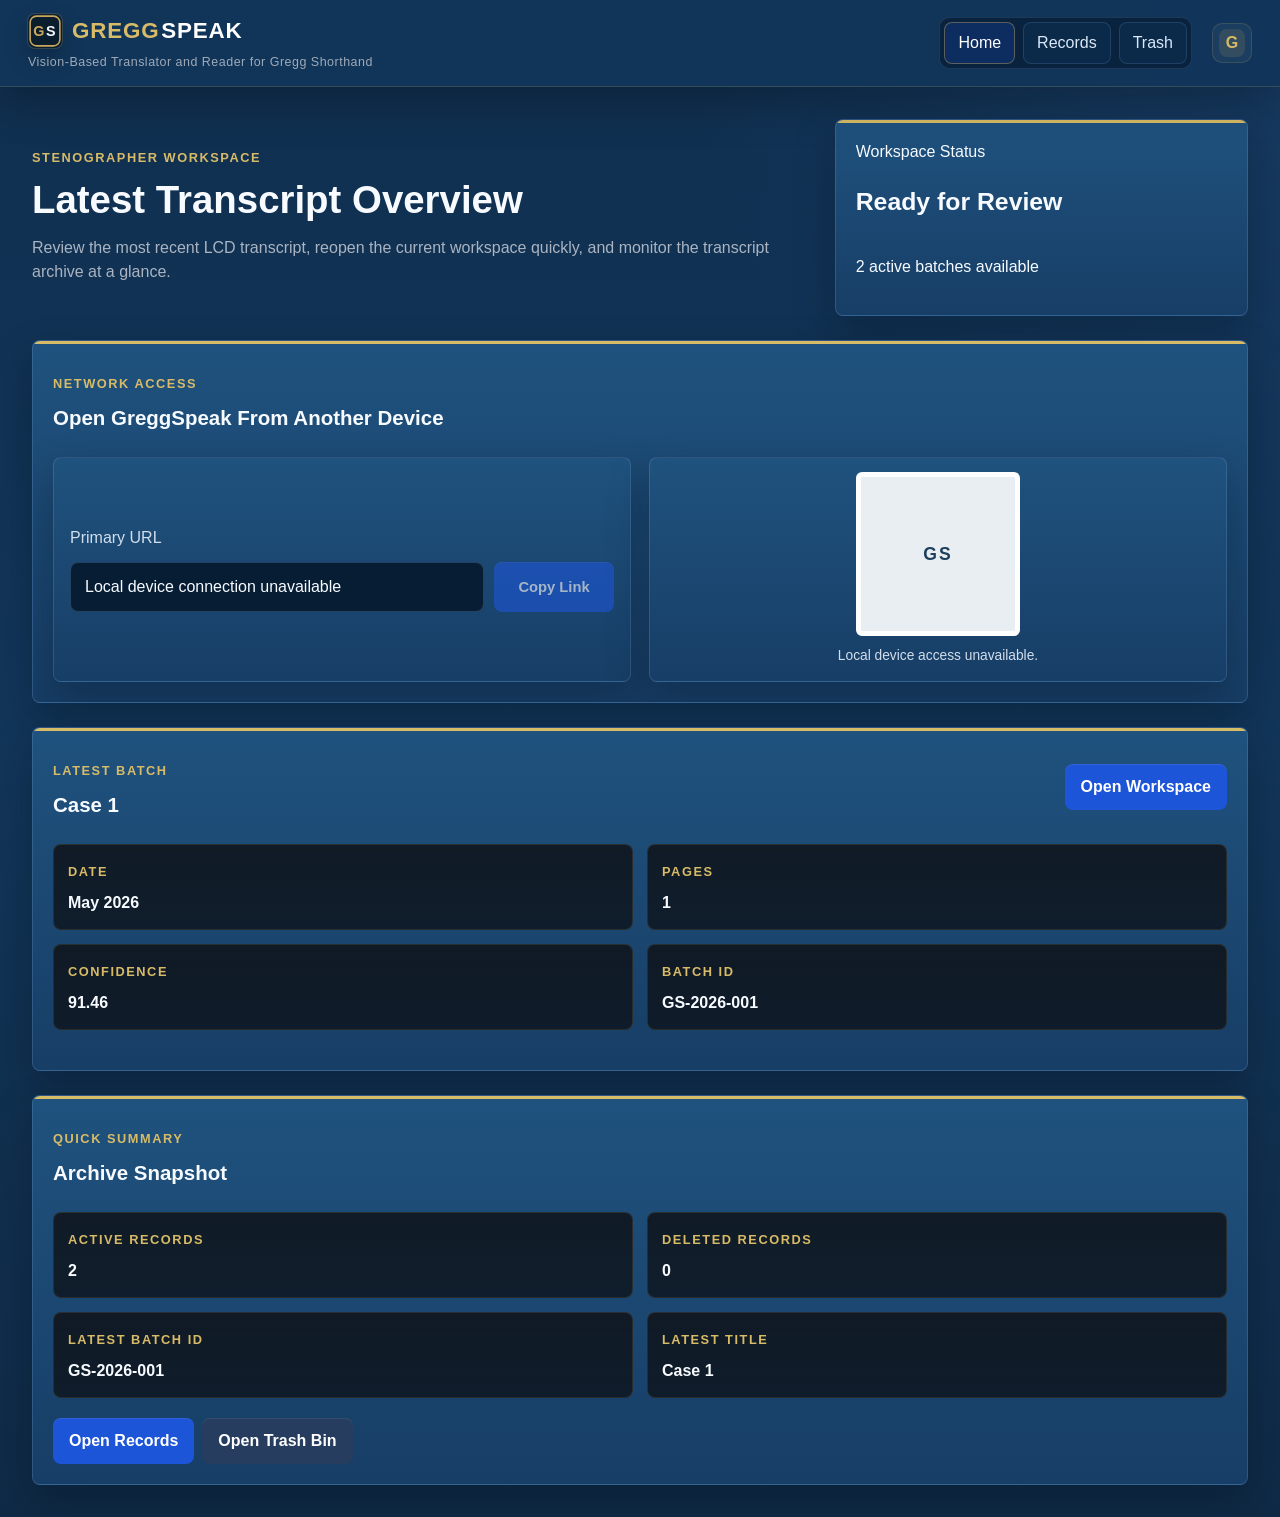
<file: demo/index.html>
<!doctype html>
<html lang="en">
<head>
    <meta charset="utf-8">
    <meta name="viewport" content="width=device-width, initial-scale=1">
    <meta name="description" content="GreggSpeak transcript review interface.">
    <title>GreggSpeak Web</title>
    <link rel="icon" type="image/svg+xml" href="./assets/gs-logo.svg">
    <!-- Exact copy of the real GreggSpeak web application's stylesheet. -->
    <link rel="stylesheet" href="./styles.css?v=source-ui-20260924">
    <link rel="stylesheet" href="./demo.css?v=source-ui-20260924c">
    <script src="./mock-data.js?v=source-ui-20260924e" defer></script>
    <script src="./app.js?v=source-ui-20260924f" defer></script>
</head>
<body>
    <header class="topbar">
        <a class="brand-wrap" href="#home" aria-label="GreggSpeak home">
            <div class="brand-row">
                <img class="brand-logo" src="./assets/gs-logo.svg" alt="" aria-hidden="true">
                <div class="brand-lockup">
                    <span class="brand-mark">GREGG</span><span class="brand-name">SPEAK</span>
                </div>
            </div>
            <span class="brand-subtitle">Vision-Based Translator and Reader for Gregg Shorthand</span>
        </a>

        <button id="mobileMenuButton" class="mobile-menu-button" type="button" aria-label="Open navigation menu" aria-expanded="false" aria-controls="primaryNav">
            <span aria-hidden="true"></span><span aria-hidden="true"></span><span aria-hidden="true"></span>
        </button>

        <nav id="primaryNav" class="navlinks" aria-label="Primary navigation">
            <a class="navlink" href="#home" data-nav="home">Home</a>
            <a class="navlink" href="#records" data-nav="records">Records</a>
            <a class="navlink" href="#trash" data-nav="trash">Trash</a>
        </nav>

        <div class="topbar-tools">
            <div class="profile-menu">
                <button id="profileMenuButton" class="profile-button" type="button" aria-label="Account options" aria-haspopup="true" aria-expanded="false" aria-controls="profileMenuList">
                    <span class="profile-avatar">G</span>
                </button>
                <div id="profileMenuList" class="profile-dropdown hidden" role="menu">
                    <button id="resetDemoButton" class="profile-link danger-link demo-profile-action" type="button" role="menuitem">Reset Data</button>
                </div>
            </div>
        </div>
    </header>

    <main class="page-shell">
        <div id="app"></div>
    </main>

    <div id="confirmModal" class="confirm-modal hidden" aria-hidden="true">
        <div class="confirm-backdrop" data-confirm-close></div>
        <div class="confirm-card" role="dialog" aria-modal="true" aria-labelledby="confirmTitle">
            <p class="eyebrow">Confirmation</p>
            <h2 id="confirmTitle">Are you sure?</h2>
            <p id="confirmMessage" class="subtle">Please confirm this action.</p>
            <div class="confirm-actions">
                <button id="confirmSubmitButton" class="btn danger" type="button">Confirm</button>
                <button id="confirmCancelButton" class="btn secondary" type="button">Cancel</button>
            </div>
        </div>
    </div>
    <div id="demoToast" class="demo-toast hidden" role="status" aria-live="polite"></div>
</body>
</html>
</file>
<file: demo/styles.css>
:root {
    --bg: #12365a;
    --bg-alt: #174164;
    --card: #1f527e;
    --card-soft: #173e66;
    --panel: #173e66;
    --border: #53779d;
    --accent: #d8bb67;
    --text: #f7fbff;
    --muted: #d2deec;
    --primary: #3568dc;
    --primary-hover: #2857c8;
    --secondary: #6f7f95;
    --secondary-hover: #5f6e82;
    --danger: #8d3b4f;
    --danger-hover: #742f40;
    --success: #38cfa3;
}

* {
    box-sizing: border-box;
    scrollbar-width: thin;
    scrollbar-color: rgba(201, 168, 93, 0.62) rgba(8, 21, 33, 0.74);
}

html {
    scroll-behavior: smooth;
}

::-webkit-scrollbar {
    width: 10px;
    height: 10px;
}

::-webkit-scrollbar-track {
    background: rgba(8, 21, 33, 0.74);
    border-radius: 999px;
}

::-webkit-scrollbar-thumb {
    background: linear-gradient(180deg, rgba(201, 168, 93, 0.88), rgba(127, 109, 73, 0.92));
    border: 2px solid rgba(8, 21, 33, 0.74);
    border-radius: 999px;
}

::-webkit-scrollbar-thumb:hover {
    background: linear-gradient(180deg, rgba(224, 191, 111, 0.95), rgba(156, 132, 82, 0.96));
}

body {
    margin: 0;
    font-family: Arial, sans-serif;
    background:
        radial-gradient(circle at top right, rgba(201, 168, 93, 0.08), transparent 28%),
        linear-gradient(180deg, #102f4f 0%, var(--bg) 100%);
    color: var(--text);
}

a {
    color: inherit;
    text-decoration: none;
}

button,
input,
textarea {
    font: inherit;
}

.topbar {
    position: sticky;
    top: 0;
    z-index: 10;
    display: grid;
    grid-template-columns: 1fr auto auto;
    align-items: center;
    gap: 20px;
    padding: 18px 28px;
    border-bottom: 1px solid rgba(201, 168, 93, 0.2);
    background: rgba(9, 24, 37, 0.96);
    backdrop-filter: blur(12px);
}

.brand-wrap {
    display: flex;
    flex-direction: column;
    gap: 4px;
}

.brand-row {
    display: flex;
    align-items: center;
    gap: 10px;
}

.brand-logo {
    width: 34px;
    height: 34px;
    flex: 0 0 34px;
    border-radius: 8px;
}

.brand-lockup {
    display: flex;
    align-items: baseline;
    gap: 2px;
    font-weight: 700;
    letter-spacing: 0.06em;
}

.brand-mark {
    color: var(--accent);
    font-size: 1.4rem;
}

.brand-name {
    color: #ffffff;
    font-size: 1.4rem;
}

.brand-subtitle {
    color: var(--muted);
    font-size: 0.78rem;
    letter-spacing: 0.04em;
}

.navlinks {
    display: flex;
    gap: 8px;
    flex-wrap: wrap;
}

.navlink {
    padding: 9px 14px;
    border-radius: 999px;
    background: transparent;
    color: var(--muted);
    transition: background 0.2s ease, color 0.2s ease, border-color 0.2s ease;
    border: 1px solid transparent;
}

.navlink.active,
.navlink:hover {
    background: rgba(201, 168, 93, 0.1);
    color: #ffffff;
    border-color: rgba(201, 168, 93, 0.18);
}

.status-panel {
    display: flex;
    align-items: center;
    gap: 10px;
}

.topbar-tools {
    display: flex;
    align-items: center;
    gap: 10px;
}

.profile-menu {
    position: relative;
}

.profile-button {
    display: inline-flex;
    align-items: center;
    justify-content: center;
    width: 42px;
    height: 42px;
    border-radius: 50%;
    border: 1px solid rgba(201, 168, 93, 0.18);
    background: rgba(17, 42, 68, 0.65);
    color: var(--text);
    cursor: pointer;
}

.profile-avatar {
    display: inline-flex;
    align-items: center;
    justify-content: center;
    width: 28px;
    height: 28px;
    border-radius: 50%;
    background: rgba(201, 168, 93, 0.16);
    color: var(--accent);
    font-weight: 700;
}

.profile-dropdown {
    position: absolute;
    top: calc(100% + 10px);
    right: 0;
    min-width: 180px;
    padding: 8px;
    border-radius: 14px;
    border: 1px solid rgba(201, 168, 93, 0.18);
    background: rgba(9, 24, 37, 0.98);
    box-shadow: 0 18px 40px rgba(3, 8, 14, 0.4);
}

.profile-link {
    display: flex;
    align-items: center;
    width: 100%;
    padding: 10px 12px;
    border-radius: 10px;
    color: var(--muted);
}

.profile-link:hover,
.profile-link.active {
    background: rgba(201, 168, 93, 0.1);
    color: var(--text);
}

.danger-link {
    color: #ffc1cf;
}

.danger-link:hover {
    background: rgba(141, 59, 79, 0.18);
    color: #ffffff;
}

.page-shell {
    max-width: 1320px;
    margin: 0 auto;
    padding: 28px;
}

.hero,
.detail-shell,
.batch-grid {
    margin-bottom: 24px;
}

.access-card {
    margin-bottom: 24px;
    overflow: hidden;
}

.access-grid {
    display: grid;
    grid-template-columns: repeat(2, minmax(0, 1fr));
    gap: 18px;
    align-items: stretch;
}

.access-main {
    display: grid;
    gap: 12px;
    min-width: 0;
    min-height: 210px;
    align-content: center;
    padding: 16px;
    border: 1px solid var(--border);
    border-radius: 8px;
    background: rgba(13, 29, 44, 0.55);
}

.access-main label {
    color: var(--muted);
}

.copy-row {
    display: grid;
    grid-template-columns: minmax(0, 1fr) 120px;
    gap: 10px;
    align-items: stretch;
}

.copy-row .search-input {
    width: 100%;
    min-width: 0;
}

.copy-row .btn {
    width: 100%;
    white-space: nowrap;
}

.access-list {
    display: grid;
    grid-template-columns: repeat(auto-fit, minmax(220px, 1fr));
    gap: 10px;
}

.access-list a {
    display: block;
    min-width: 0;
    padding: 9px 12px;
    border-radius: 8px;
    border: 1px solid var(--border);
    color: var(--muted);
    background: rgba(17, 42, 68, 0.65);
    line-height: 1.35;
    overflow-wrap: anywhere;
}

.qr-card {
    display: grid;
    gap: 10px;
    align-content: center;
    justify-items: center;
    min-width: 0;
    min-height: 210px;
    padding: 14px;
    border: 1px solid var(--border);
    border-radius: 8px;
    background: rgba(13, 29, 44, 0.55);
    text-align: center;
}

.qr-card img {
    width: 164px;
    height: 164px;
    max-width: 100%;
    padding: 6px;
    border-radius: 6px;
    background: #ffffff;
    object-fit: contain;
}

.qr-card span {
    color: var(--muted);
    font-size: 0.86rem;
}

.hero {
    display: grid;
    grid-template-columns: minmax(0, 1.7fr) minmax(280px, 0.9fr);
    gap: 24px;
    align-items: stretch;
}

.hero-admin {
    align-items: start;
}

.hero-copy h1,
.section-head h1,
.section-head h2,
.batch-card h2 {
    margin: 8px 0 10px;
}

.hero-copy {
    padding: 8px 0;
}

.hero-card,
.card {
    background: linear-gradient(180deg, rgba(17, 42, 68, 0.98), rgba(13, 29, 44, 0.98));
    border: 1px solid rgba(201, 168, 93, 0.22);
    border-radius: 15px;
    padding: 20px;
    box-shadow: 0 16px 36px rgba(3, 8, 14, 0.28);
}

.hero-card {
    display: flex;
    flex-direction: column;
    justify-content: space-between;
    gap: 10px;
}

.login-shell {
    min-height: calc(100vh - 150px);
    display: grid;
    place-items: center;
    padding: 32px 0;
}

.login-card {
    width: min(460px, 100%);
    display: grid;
    gap: 22px;
    padding: 28px;
    border-radius: 15px;
    border: 1px solid rgba(201, 168, 93, 0.24);
    background: linear-gradient(180deg, rgba(17, 42, 68, 0.98), rgba(13, 29, 44, 0.98));
    box-shadow: 0 22px 60px rgba(3, 8, 14, 0.36);
}

.login-copy h1 {
    margin: 8px 0 10px;
}

.login-form {
    display: grid;
    gap: 10px;
}

.login-form label {
    color: var(--accent);
    font-size: 0.82rem;
    font-weight: 700;
    letter-spacing: 0.08em;
    text-transform: uppercase;
}

.login-form input {
    width: 100%;
    padding: 13px 14px;
    border-radius: 10px;
    border: 1px solid rgba(201, 168, 93, 0.18);
    background: rgba(8, 21, 33, 0.9);
    color: var(--text);
    outline: none;
}

.login-form input:focus {
    border-color: rgba(201, 168, 93, 0.55);
    box-shadow: 0 0 0 3px rgba(201, 168, 93, 0.12);
}

.login-form .btn {
    margin-top: 8px;
}

.hero-card strong {
    font-size: 1.35rem;
}

.hero-meta {
    padding-top: 10px;
    border-top: 1px solid rgba(201, 168, 93, 0.16);
}

.hero-meta p {
    margin: 6px 0 0;
}

.eyebrow,
.meta-grid span {
    color: var(--accent);
    font-size: 0.8rem;
    font-weight: 700;
    letter-spacing: 0.12em;
    text-transform: uppercase;
}

.subtle {
    color: var(--muted);
}

.section-head {
    display: flex;
    justify-content: space-between;
    align-items: center;
    gap: 16px;
    margin-bottom: 18px;
}

.section-head-stack {
    align-items: end;
}

.toolbar {
    display: flex;
    align-items: center;
    gap: 12px;
}

#saved-records .section-head-stack .toolbar {
    margin-right: 24px;
}

@media (max-width: 720px) {
    #saved-records .section-head-stack .toolbar {
        margin-right: 0;
    }
}

.toolbar-count {
    color: var(--muted);
    white-space: nowrap;
}

.search-input {
    width: min(320px, 100%);
    padding: 12px 14px;
    border-radius: 12px;
    border: 1px solid rgba(201, 168, 93, 0.18);
    background: rgba(8, 21, 33, 0.95);
    color: var(--text);
    outline: none;
}

.search-input:focus,
textarea:focus {
    border-color: rgba(201, 168, 93, 0.55);
    box-shadow: 0 0 0 3px rgba(201, 168, 93, 0.12);
}

.table-wrap {
    overflow-x: auto;
    border-radius: 14px;
    border: 1px solid rgba(201, 168, 93, 0.12);
}

table {
    width: 100%;
    border-collapse: collapse;
    background: rgba(8, 21, 33, 0.5);
}

th,
td {
    text-align: left;
    padding: 14px 16px;
    border-bottom: 1px solid rgba(44, 69, 96, 0.7);
    vertical-align: middle;
}

th {
    color: var(--accent);
    font-size: 0.82rem;
    text-transform: uppercase;
    letter-spacing: 0.08em;
}

tbody tr:hover {
    background: rgba(201, 168, 93, 0.04);
}

.action-row {
    display: flex;
    align-items: center;
    gap: 8px;
    flex-wrap: wrap;
}

.btn {
    display: inline-flex;
    align-items: center;
    justify-content: center;
    gap: 8px;
    min-height: 42px;
    padding: 11px 16px;
    border: none;
    border-radius: 12px;
    cursor: pointer;
    font-weight: 700;
    transition: transform 0.15s ease, background 0.2s ease;
}

.btn:hover {
    transform: translateY(-1px);
}

.btn.primary {
    background: var(--primary);
    color: #ffffff;
}

.btn.primary:hover {
    background: var(--primary-hover);
}

.btn:disabled {
    opacity: 0.6;
    cursor: not-allowed;
    transform: none;
}

.btn.secondary,
.btn.small {
    background: var(--secondary);
    color: #ffffff;
}

.btn.secondary:hover,
.btn.small:hover {
    background: var(--secondary-hover);
}

.btn.danger {
    background: var(--danger);
    color: #ffffff;
}

.btn.danger:hover {
    background: var(--danger-hover);
}

.btn.small {
    min-height: 36px;
    padding: 9px 12px;
    font-size: 0.92rem;
}

.btn.full-width {
    width: 100%;
}

.status-tag {
    display: inline-flex;
    align-items: center;
    justify-content: center;
    min-width: 92px;
    padding: 8px 12px;
    border-radius: 999px;
    background: rgba(91, 102, 120, 0.25);
    color: var(--muted);
    border: 1px solid rgba(91, 102, 120, 0.45);
    text-transform: capitalize;
}

.status-tag.processed {
    background: rgba(32, 196, 135, 0.12);
    color: #8cf1c8;
    border-color: rgba(32, 196, 135, 0.35);
}

.status-tag.deleted {
    background: rgba(141, 59, 79, 0.18);
    color: #ffc1cf;
    border-color: rgba(141, 59, 79, 0.35);
}

.detail-shell {
    display: grid;
    grid-template-columns: 340px minmax(0, 1fr);
    gap: 24px;
}

.account-shell {
    grid-template-columns: repeat(2, minmax(0, 1fr));
}

.user-detail-shell {
    grid-template-columns: 1.2fr 0.8fr;
}

.sidebar-card,
.editor-card,
.transcript-reader-card {
    min-height: 100%;
}

.meta-grid {
    display: grid;
    grid-template-columns: repeat(2, minmax(0, 1fr));
    gap: 14px;
    margin-bottom: 20px;
}

.meta-grid.compact {
    margin-bottom: 18px;
}

.meta-grid > div {
    background: rgba(8, 21, 33, 0.7);
    border: 1px solid rgba(201, 168, 93, 0.08);
    border-radius: 12px;
    padding: 14px;
}

.meta-grid strong {
    display: block;
    margin-top: 8px;
    word-break: break-word;
}

.page-list {
    display: grid;
    gap: 10px;
    margin-bottom: 18px;
}

.page-list-item {
    display: flex;
    justify-content: space-between;
    align-items: center;
    gap: 12px;
    padding: 12px 14px;
    border-radius: 12px;
    background: rgba(8, 21, 33, 0.65);
    border: 1px solid rgba(44, 69, 96, 0.7);
    color: var(--muted);
}

.page-list-item.edited {
    border-color: rgba(201, 168, 93, 0.36);
    background: rgba(201, 168, 93, 0.08);
}

.page-list-item strong {
    color: var(--accent);
    font-size: 0.82rem;
}

.transcript-panel,
.page-editor,
.page-view {
    background: rgba(8, 21, 33, 0.72);
    border: 1px solid rgba(201, 168, 93, 0.08);
    border-radius: 14px;
    padding: 16px;
}

.compact-panel {
    max-height: 280px;
    overflow: auto;
}

.transcript-reader {
    max-height: 580px;
    overflow: auto;
}

.compact-head {
    margin-top: 4px;
}

.tsn-export-form {
    display: grid;
    gap: 16px;
    margin-top: 20px;
    padding-top: 18px;
    border-top: 1px solid rgba(201, 168, 93, 0.18);
}

.tsn-scroll-panel {
    display: grid;
    gap: 14px;
    max-height: 460px;
    overflow: auto;
    padding-right: 8px;
    scrollbar-color: rgba(201, 168, 93, 0.55) rgba(8, 21, 33, 0.72);
}

.tsn-form-section {
    display: grid;
    gap: 12px;
    padding: 14px;
    border: 1px solid rgba(44, 69, 96, 0.7);
    border-radius: 10px;
    background: rgba(5, 15, 24, 0.36);
}

.tsn-form-section h3 {
    margin: 0;
    color: var(--accent);
    font-size: 0.9rem;
    letter-spacing: 0.06em;
    text-transform: uppercase;
}

.tsn-field-grid {
    display: grid;
    grid-template-columns: repeat(2, minmax(0, 1fr));
    gap: 12px;
}

.tsn-export-form label {
    display: grid;
    gap: 7px;
    color: var(--muted);
    font-size: 0.84rem;
    font-weight: 700;
}

.tsn-export-form input,
.tsn-export-form select,
.tsn-export-form textarea {
    width: 100%;
    min-width: 0;
    padding: 11px 12px;
    border-radius: 9px;
    border: 1px solid rgba(44, 69, 96, 0.9);
    background: rgba(5, 15, 24, 0.82);
    color: var(--text);
    outline: none;
}

.tsn-export-form select {
    appearance: auto;
}

.tsn-export-form textarea {
    min-height: 90px;
    resize: vertical;
}

.field-warning {
    display: block;
    padding: 10px 12px;
    border: 1px solid rgba(216, 187, 103, 0.62);
    border-radius: 8px;
    background: rgba(216, 187, 103, 0.12);
    color: #ffd966;
    font-size: 0.78rem;
    font-weight: 700;
    line-height: 1.35;
}

.tsn-wide-field {
    margin-top: 2px;
}

.transcript-output-head {
    margin-top: 24px;
    margin-bottom: 12px;
}

.page-view-list {
    display: grid;
    gap: 14px;
    max-height: 680px;
    overflow: auto;
}

.transcript-panel pre,
.page-view pre,
.page-editor textarea,
.page-view textarea,
.raw-text-panel pre {
    margin: 0;
    white-space: pre-wrap;
    word-wrap: break-word;
    font-family: Georgia, serif;
    font-size: 0.98rem;
    line-height: 1.7;
    color: var(--text);
}

.page-editor {
    margin-bottom: 18px;
}

.page-editor-edited {
    border-color: rgba(201, 168, 93, 0.28);
    box-shadow: inset 0 0 0 1px rgba(201, 168, 93, 0.08);
}

.page-editor label {
    display: block;
    margin: 14px 0 8px;
    color: var(--accent);
    font-weight: 700;
}

.page-editor textarea {
    width: 100%;
    min-height: 220px;
    padding: 14px;
    border-radius: 12px;
    border: 1px solid rgba(44, 69, 96, 0.9);
    background: rgba(5, 15, 24, 0.85);
    color: var(--text);
    outline: none;
    resize: vertical;
}

.page-view textarea {
    width: 100%;
    min-height: 170px;
    padding: 14px;
    border-radius: 12px;
    border: 1px solid rgba(44, 69, 96, 0.9);
    background: rgba(5, 15, 24, 0.85);
    color: var(--text);
    outline: none;
    resize: vertical;
    margin-top: 10px;
}

.segmentation-review-grid {
    display: grid;
    grid-template-columns: repeat(2, minmax(0, 1fr));
    gap: 12px;
    margin: 12px 0 14px;
}

.segmentation-review-panel {
    margin: 0;
    border: 1px solid rgba(44, 69, 96, 0.7);
    border-radius: 12px;
    background: rgba(5, 15, 24, 0.62);
    overflow: hidden;
}

.segmentation-review-panel figcaption {
    padding: 10px 12px;
    color: var(--accent);
    font-size: 0.82rem;
    font-weight: 800;
    letter-spacing: 0;
}

.segmentation-review-panel a {
    display: block;
}

.segmentation-review-panel img {
    display: block;
    width: 100%;
    aspect-ratio: 4 / 3;
    object-fit: contain;
    background: #f8f8f3;
    border-top: 1px solid rgba(44, 69, 96, 0.7);
}

.user-edit-card label {
    display: block;
    margin-top: 12px;
    color: var(--accent);
    font-weight: 700;
}

.page-meta {
    display: flex;
    justify-content: space-between;
    align-items: start;
    gap: 16px;
    margin-bottom: 12px;
}

.page-meta strong {
    display: block;
    font-size: 1.05rem;
}

.review-metrics {
    display: grid;
    grid-template-columns: repeat(3, minmax(0, 1fr));
    gap: 8px;
    margin: 8px 0 10px;
}

.review-metrics span {
    border: 1px solid rgba(44, 69, 96, 0.7);
    border-radius: 10px;
    padding: 8px 10px;
    color: var(--muted);
    background: rgba(5, 15, 24, 0.5);
    font-size: 0.82rem;
    font-weight: 700;
}

.review-alert {
    display: grid;
    gap: 4px;
    margin: 10px 0 12px;
    border: 1px solid rgba(220, 95, 95, 0.38);
    border-radius: 12px;
    padding: 10px 12px;
    background: rgba(126, 36, 36, 0.18);
    color: #ffd6d6;
}

.review-alert strong {
    color: #ffb3b3;
    font-size: 0.84rem;
}

.review-alert span {
    font-size: 0.86rem;
    line-height: 1.45;
}

.edited-badge {
    display: inline-flex;
    align-items: center;
    padding: 8px 12px;
    border-radius: 999px;
    background: rgba(201, 168, 93, 0.12);
    color: var(--accent);
    font-weight: 700;
    white-space: nowrap;
}

.raw-toggle {
    border-radius: 12px;
    overflow: hidden;
    border: 1px solid rgba(44, 69, 96, 0.7);
    background: rgba(10, 22, 33, 0.8);
}

.raw-toggle summary {
    cursor: pointer;
    padding: 12px 14px;
    color: var(--muted);
    font-weight: 700;
}

.raw-text-panel {
    padding: 0 14px 14px;
}

.editor-actions {
    display: flex;
    gap: 10px;
    justify-content: flex-start;
    margin-top: 16px;
}

.batch-grid {
    display: grid;
    grid-template-columns: repeat(auto-fit, minmax(290px, 1fr));
    gap: 20px;
}

.latest-card {
    margin-bottom: 24px;
}

#trash-bin {
    margin-top: 24px;
}

.batch-card {
    display: flex;
    flex-direction: column;
    gap: 14px;
}

.mini-meta,
.card-footer {
    display: flex;
    justify-content: space-between;
    align-items: center;
    gap: 12px;
    flex-wrap: wrap;
}

.preview {
    color: var(--muted);
    min-height: 92px;
    line-height: 1.6;
}

.flash-stack {
    position: fixed;
    top: 50%;
    left: 50%;
    transform: translate(-50%, -50%);
    z-index: 80;
    display: grid;
    gap: 12px;
    width: min(520px, calc(100vw - 32px));
    pointer-events: none;
}

.flash {
    min-height: 92px;
    display: grid;
    place-items: center;
    padding: 24px 28px;
    border-radius: 18px;
    font-weight: 700;
    font-size: 1.03rem;
    line-height: 1.45;
    text-align: center;
    border: 1px solid transparent;
    box-shadow: 0 28px 70px rgba(2, 8, 16, 0.48);
    backdrop-filter: blur(14px);
    pointer-events: auto;
    transform: translateY(0) scale(1);
    transition: opacity 0.3s ease, transform 0.3s ease;
    animation: flash-pop 0.22s ease-out;
}

.flash.success {
    background: rgba(32, 196, 135, 0.12);
    color: #8cf1c8;
    border-color: rgba(32, 196, 135, 0.3);
}

.flash.error {
    background: rgba(141, 59, 79, 0.18);
    color: #ffc1cf;
    border-color: rgba(141, 59, 79, 0.35);
}

.flash.info {
    background: rgba(70, 98, 150, 0.18);
    color: #d7e7ff;
    border-color: rgba(120, 150, 205, 0.28);
}

.flash-fade {
    opacity: 0;
    transform: translateY(-10px) scale(0.98);
}

@keyframes flash-pop {
    from {
        opacity: 0;
        transform: translateY(-10px) scale(0.98);
    }
    to {
        opacity: 1;
        transform: translateY(0) scale(1);
    }
}

.empty-state {
    color: var(--muted);
}

.mono-text {
    font-family: "Courier New", monospace;
    font-size: 0.92rem;
}

.hidden {
    display: none;
}

.confirm-modal {
    position: fixed;
    inset: 0;
    z-index: 40;
    display: grid;
    place-items: center;
}

.confirm-modal.hidden {
    display: none;
}

.confirm-backdrop {
    position: absolute;
    inset: 0;
    background: rgba(3, 8, 14, 0.72);
    backdrop-filter: blur(6px);
}

.confirm-card {
    position: relative;
    width: min(460px, calc(100vw - 32px));
    padding: 24px;
    border-radius: 16px;
    border: 1px solid rgba(201, 168, 93, 0.24);
    background: linear-gradient(180deg, rgba(17, 42, 68, 0.98), rgba(13, 29, 44, 0.98));
    box-shadow: 0 22px 60px rgba(3, 8, 14, 0.45);
}

.confirm-card h2 {
    margin: 8px 0 10px;
}

.confirm-actions {
    display: flex;
    gap: 10px;
    justify-content: flex-end;
    margin-top: 20px;
}

@media (max-width: 1100px) {
    .topbar {
        grid-template-columns: 1fr;
        justify-items: start;
    }

    .topbar-tools {
        width: 100%;
        flex-wrap: wrap;
    }

    .detail-shell,
    .account-shell,
    .user-detail-shell,
    .access-grid,
    .hero {
        grid-template-columns: 1fr;
    }
}

/* Final mobile hamburger navigation: keep this after all mobile rules */
.mobile-menu-button,
.mobile-nav-only {
    display: none;
}

@media (max-width: 860px) {
    .topbar {
        position: sticky;
        top: 0;
        display: grid;
        grid-template-columns: minmax(0, 1fr) auto;
        align-items: center;
        gap: 10px;
        padding: 10px 12px;
    }

    .brand-wrap {
        grid-column: 1;
        grid-row: 1;
    }

    .topbar-tools {
        display: none;
    }

    .mobile-menu-button {
        grid-column: 2;
        grid-row: 1;
        display: inline-flex;
        width: 42px;
        height: 42px;
        align-items: center;
        justify-content: center;
        flex-direction: column;
        gap: 5px;
        border: 1px solid rgba(217, 182, 95, 0.62);
        border-radius: 8px;
        background: rgba(31, 82, 126, 0.9);
        color: #ffffff;
        box-shadow: 0 12px 28px rgba(0, 0, 0, 0.22);
    }

    .mobile-menu-button span {
        display: block;
        width: 18px;
        height: 2px;
        border-radius: 999px;
        background: #f2d27a;
        transition: transform 0.18s ease, opacity 0.18s ease;
    }

    .mobile-menu-button.is-open span:nth-child(1) {
        transform: translateY(7px) rotate(45deg);
    }

    .mobile-menu-button.is-open span:nth-child(2) {
        opacity: 0;
    }

    .mobile-menu-button.is-open span:nth-child(3) {
        transform: translateY(-7px) rotate(-45deg);
    }

    .navlinks {
        grid-column: 1 / -1;
        grid-row: 2;
        display: none;
        grid-template-columns: 1fr;
        gap: 7px;
        width: 100%;
        margin-top: 4px;
        padding: 8px;
        border: 1px solid rgba(120, 165, 220, 0.22);
        border-radius: 10px;
        background: rgba(18, 54, 90, 0.96);
        box-shadow: 0 18px 32px rgba(0, 0, 0, 0.28);
    }

    .navlinks.is-open {
        display: grid;
    }

    .mobile-nav-only {
        display: flex;
    }

    .navlink {
        min-height: 42px;
        justify-content: flex-start;
        padding: 10px 12px;
        text-align: left;
        font-size: 0.92rem;
    }

    .navlink.danger-link {
        color: #ffd6dc !important;
    }
}

@media (max-width: 720px) {
    .page-shell {
        padding: 18px;
    }

    .flash-stack {
        top: 50%;
        left: 50%;
        right: auto;
        width: min(420px, calc(100vw - 28px));
        transform: translate(-50%, -50%);
    }

    .flash {
        min-height: 84px;
        padding: 20px;
        font-size: 0.96rem;
    }

    .copy-row {
        grid-template-columns: 1fr;
    }

    .qr-card {
        justify-items: start;
        text-align: left;
    }

    .qr-card img {
        width: 128px;
        height: 128px;
    }

    .toolbar,
    .section-head,
    .mini-meta,
    .card-footer,
    .page-meta,
    .editor-actions,
    .confirm-actions {
        flex-direction: column;
        align-items: stretch;
    }

    .meta-grid {
        grid-template-columns: 1fr;
    }

    .tsn-field-grid {
        grid-template-columns: 1fr;
    }

    .tsn-scroll-panel {
        max-height: 520px;
        padding-right: 4px;
    }

    .review-metrics {
        grid-template-columns: 1fr;
    }

    .segmentation-review-grid {
        grid-template-columns: 1fr;
    }

    .navlinks {
        flex-wrap: wrap;
    }
}

/* LCD palette alignment */
:root {
    --bg: #12365a;
    --bg-alt: #174164;
    --card: #1f527e;
    --card-soft: #265f8d;
    --panel: #0f2a46;
    --border: #24415f;
    --accent: #d8bb67;
    --accent-strong: #e0bf6f;
    --teal: #22c55e;
    --text: #ffffff;
    --muted: #a0aec0;
    --primary: #1f4ed8;
    --primary-hover: #2857c8;
    --secondary: #6f7f95;
    --secondary-hover: #4a5362;
    --danger: #8b3a3a;
    --danger-hover: #6f2d2d;
    --success: #22c55e;
}

body {
    background:
        linear-gradient(rgba(255, 255, 255, 0.018) 1px, transparent 1px),
        linear-gradient(90deg, rgba(255, 255, 255, 0.014) 1px, transparent 1px),
        linear-gradient(180deg, #102f4f 0%, #12365a 52%, #0f2a46 100%);
    background-size: 40px 40px, 40px 40px, auto;
}

.topbar {
    background: rgba(8, 21, 33, 0.94);
    border-bottom-color: rgba(201, 168, 93, 0.18);
}

.hero-card,
.card,
.login-card,
.confirm-card {
    border-color: rgba(201, 168, 93, 0.18);
    background: linear-gradient(180deg, rgba(17, 42, 68, 0.98), rgba(11, 30, 45, 0.98));
}

.hero-card::before,
.card::before,
.login-card::before,
.confirm-card::before {
    background: linear-gradient(90deg, var(--accent), rgba(31, 78, 216, 0.9), transparent);
}

.access-main,
.qr-card,
.meta-grid > div,
.transcript-panel,
.page-editor,
.page-view,
.tsn-form-section,
.segmentation-review-panel,
.review-metrics span,
.page-list-item,
.raw-toggle {
    border-color: rgba(201, 168, 93, 0.12);
    background: linear-gradient(180deg, rgba(13, 29, 44, 0.86), rgba(8, 21, 33, 0.78));
}

.navlink.active,
.navlink:hover,
.profile-link:hover,
.profile-link.active {
    background: rgba(201, 168, 93, 0.12);
}

.profile-dropdown,
.search-input,
.login-form input,
.tsn-export-form input,
.tsn-export-form select,
.tsn-export-form textarea,
.page-editor textarea,
.page-view textarea {
    background: rgba(7, 19, 31, 0.84);
}

.btn.primary {
    background: linear-gradient(180deg, #3568dc, var(--primary));
}

.btn.primary:hover {
    background: linear-gradient(180deg, #2857c8, var(--primary-hover));
}

.btn.secondary,
.btn.small {
    background: linear-gradient(180deg, #667287, var(--secondary));
}

.btn.secondary:hover,
.btn.small:hover {
    background: linear-gradient(180deg, #566176, var(--secondary-hover));
}

.btn.primary.small {
    background: linear-gradient(180deg, #3568dc, var(--primary));
}

.btn.primary.small:hover {
    background: linear-gradient(180deg, #2857c8, var(--primary-hover));
}

.btn.workspace-back-btn {
    color: #ffffff;
    border: 1px solid rgba(201, 168, 93, 0.38);
    background: linear-gradient(180deg, rgba(201, 168, 93, 0.22), rgba(17, 42, 68, 0.92));
}

.btn.workspace-back-btn:hover {
    background: linear-gradient(180deg, rgba(201, 168, 93, 0.32), rgba(22, 53, 82, 0.96));
}

.workspace-heading-row {
    display: flex;
    align-items: center;
    justify-content: space-between;
    gap: 14px;
    max-width: 820px;
}

.workspace-heading-row .eyebrow {
    margin: 0;
}

.table-wrap {
    border-color: rgba(201, 168, 93, 0.14);
    background: rgba(8, 21, 33, 0.68);
}

th {
    background: rgba(201, 168, 93, 0.06);
}

tbody tr:hover {
    background: rgba(31, 78, 216, 0.065);
}

.status-tag.processed {
    color: #9ff0c0;
    background: rgba(34, 197, 94, 0.12);
    border-color: rgba(34, 197, 94, 0.3);
}

@media (max-width: 720px) {
    .workspace-heading-row {
        align-items: flex-start;
        flex-direction: column;
    }
}

/* Final LCD-blue tuning */
:root {
    --bg: #12365a;
    --bg-alt: #0b2a4a;
    --card: #1f527e;
    --card-soft: #16466f;
    --panel: #06182b;
    --border: #28577e;
    --accent: #d8bb67;
    --accent-strong: #f2d27a;
    --text: #ffffff;
    --muted: #adc0d2;
    --primary: #1f4ed8;
    --primary-hover: #173fb4;
    --secondary: #526f91;
    --secondary-hover: #435f80;
}

body {
    background:
        linear-gradient(rgba(255, 255, 255, 0.018) 1px, transparent 1px),
        linear-gradient(90deg, rgba(255, 255, 255, 0.014) 1px, transparent 1px),
        linear-gradient(180deg, #06182b 0%, #12365a 46%, #0b2a4a 100%);
    background-size: 40px 40px, 40px 40px, auto;
}

.topbar {
    background: rgba(6, 24, 43, 0.94);
}

.hero-card,
.card,
.login-card,
.confirm-card {
    background: linear-gradient(180deg, rgba(16, 54, 90, 0.98), rgba(8, 32, 58, 0.98));
    border-color: rgba(217, 182, 95, 0.2);
}

.hero-card::before,
.card::before,
.login-card::before,
.confirm-card::before {
    background: var(--accent);
}

.access-main,
.qr-card,
.meta-grid > div,
.transcript-panel,
.page-editor,
.page-view,
.tsn-form-section,
.segmentation-review-panel,
.review-metrics span,
.page-list-item,
.raw-toggle {
    background: linear-gradient(180deg, rgba(11, 42, 74, 0.88), rgba(6, 24, 43, 0.78));
}

.btn.workspace-back-btn,
.btn.workspace-back-btn.small {
    color: #06182b;
    border: 1px solid rgba(240, 204, 114, 0.7);
    background: linear-gradient(180deg, #f2d27a, #d8bb67);
}

.btn.workspace-back-btn:hover,
.btn.workspace-back-btn.small:hover {
    color: #06182b;
    background: linear-gradient(180deg, #ffe08d, #dfbd67);
}

.user-detail-shell > aside.card {
    position: sticky;
    top: 92px;
    display: flex;
    flex-direction: column;
    max-height: calc(100vh - 116px);
    min-height: 0;
}

.user-detail-shell > aside.card > .section-head {
    flex: 0 0 auto;
}

.user-detail-shell .page-view-list {
    flex: 1 1 auto;
    min-height: 0;
    max-height: none;
    overflow: auto;
    padding-right: 10px;
}

@media (max-width: 1100px) {
    .user-detail-shell > aside.card {
        position: static;
        max-height: none;
    }

    .user-detail-shell .page-view-list {
        max-height: none;
    }
}

/* Final color correction: no green button gradients, no gradient card lines */
:root {
    --primary: #1f4ed8;
    --primary-hover: #2857c8;
    --accent: #d8bb67;
    --accent-strong: #f2d27a;
    --card: #1f527e;
    --card-soft: #0f3154;
}

.hero-card,
.card,
.login-card,
.confirm-card {
    background: linear-gradient(180deg, #1f527e 0%, #0d2d4e 100%) !important;
    border-color: rgba(150, 184, 224, 0.22) !important;
    box-shadow: 0 18px 42px rgba(2, 12, 24, 0.26) !important;
}

.hero-card::before,
.card::before,
.login-card::before,
.confirm-card::before {
    background: #d8bb67 !important;
}

.btn.primary,
.btn.primary.small,
button.btn.primary,
button.btn.primary.small,
a.btn.primary,
a.btn.primary.small {
    background: #1f4ed8 !important;
    color: #ffffff !important;
}

.btn.primary:hover,
.btn.primary.small:hover,
button.btn.primary:hover,
button.btn.primary.small:hover,
a.btn.primary:hover,
a.btn.primary.small:hover {
    background: #2857c8 !important;
    color: #ffffff !important;
}

.btn.secondary,
.btn.secondary.small {
    background: #6f7f95 !important;
    color: #ffffff !important;
}

.btn.secondary:hover,
.btn.secondary.small:hover {
    background: #4a5362 !important;
}

.btn.workspace-back-btn,
.btn.workspace-back-btn.small {
    background: #d8bb67 !important;
    color: #06182b !important;
}

.btn.workspace-back-btn:hover,
.btn.workspace-back-btn.small:hover {
    background: #f2d27a !important;
    color: #06182b !important;
}

/* Final login/card tuning: keep this at the very end */
:root {
    --bg: #12365a;
    --bg-alt: #174164;
    --card: #1f527e;
    --card-soft: #173e66;
    --panel: #173e66;
    --border: #53779d;
    --accent: #d8bb67;
    --text: #f7fbff;
    --muted: #d2deec;
    --primary: #3568dc;
    --primary-hover: #2857c8;
    --secondary: #6f7f95;
    --secondary-hover: #5f6e82;
    --success: #38cfa3;
}

.login-shell {
    background:
        radial-gradient(circle at top right, rgba(64, 123, 204, 0.15), transparent 30%),
        linear-gradient(180deg, #102f4f 0%, #12365a 48%, #0f2a46 100%) !important;
}

.hero-card,
.card,
.login-card,
.confirm-card,
.table-wrap,
.access-main,
.qr-card,
.transcript-panel,
.page-view,
.page-editor,
.raw-text-panel,
.segmentation-review-panel,
.tsn-export-form,
.page-list-item,
.raw-toggle {
    background: linear-gradient(180deg, #1f527e 0%, #173e66 100%) !important;
    border-color: rgba(120, 165, 220, 0.24) !important;
}

.stat,
.metric,
.record-card,
.page-card,
.workspace-card,
.segment-card,
.page-list-item.is-active,
.raw-toggle[open] {
    background: #1a486f !important;
}

/* Final login flow visual tuning */
.login-shell {
    background: transparent !important;
    border-color: transparent !important;
    box-shadow: none !important;
}

/* Final hard mobile hamburger override: keep this as the last navigation rule */
.mobile-menu-button,
.mobile-nav-only {
    display: none !important;
}

@media (max-width: 1100px) {
    .topbar {
        position: sticky !important;
        top: 0 !important;
        display: grid !important;
        grid-template-columns: minmax(0, 1fr) auto !important;
        align-items: center !important;
        gap: 10px !important;
        padding: 10px 12px !important;
    }

    .brand-wrap {
        grid-column: 1 !important;
        grid-row: 1 !important;
        min-width: 0 !important;
    }

    .topbar-tools {
        display: none !important;
    }

    .mobile-menu-button {
        grid-column: 2 !important;
        grid-row: 1 !important;
        display: inline-flex !important;
        width: 42px !important;
        height: 42px !important;
        align-items: center !important;
        justify-content: center !important;
        flex-direction: column !important;
        gap: 5px !important;
        border: 1px solid rgba(217, 182, 95, 0.62) !important;
        border-radius: 8px !important;
        background: rgba(31, 82, 126, 0.94) !important;
        box-shadow: 0 12px 28px rgba(0, 0, 0, 0.22) !important;
    }

    .mobile-menu-button span {
        display: block !important;
        width: 18px !important;
        height: 2px !important;
        border-radius: 999px !important;
        background: #f2d27a !important;
        transition: transform 0.18s ease, opacity 0.18s ease !important;
    }

    .mobile-menu-button.is-open span:nth-child(1) {
        transform: translateY(7px) rotate(45deg) !important;
    }

    .mobile-menu-button.is-open span:nth-child(2) {
        opacity: 0 !important;
    }

    .mobile-menu-button.is-open span:nth-child(3) {
        transform: translateY(-7px) rotate(-45deg) !important;
    }

    .navlinks {
        grid-column: 1 / -1 !important;
        grid-row: 2 !important;
        display: none !important;
        grid-template-columns: 1fr !important;
        gap: 7px !important;
        width: 100% !important;
        margin-top: 4px !important;
        padding: 8px !important;
        border: 1px solid rgba(120, 165, 220, 0.22) !important;
        border-radius: 10px !important;
        background: rgba(18, 54, 90, 0.97) !important;
        box-shadow: 0 18px 32px rgba(0, 0, 0, 0.28) !important;
    }

    .navlinks.is-open {
        display: grid !important;
    }

    .mobile-nav-only {
        display: flex !important;
    }

    .navlink {
        min-height: 42px !important;
        justify-content: flex-start !important;
        padding: 10px 12px !important;
        text-align: left !important;
        font-size: 0.92rem !important;
    }

    .navlink.danger-link {
        color: #ffd6dc !important;
    }
}

@media (min-width: 1101px) {
    .mobile-menu-button,
    .mobile-nav-only {
        display: none !important;
    }
}

/* Final mobile view tuning: keep this at the very end */
@media (max-width: 860px) {
    html {
        font-size: 15px;
    }

    body {
        overflow-x: hidden;
    }

    .topbar {
        position: sticky;
        top: 0;
        z-index: 50;
        grid-template-columns: 1fr auto;
        align-items: start;
        gap: 10px;
        padding: 10px 12px;
    }

    .brand-wrap {
        min-width: 0;
        gap: 2px;
    }

    .brand-row {
        gap: 8px;
    }

    .brand-logo {
        width: 34px;
        height: 34px;
    }

    .brand-mark,
    .brand-name {
        font-size: 1rem;
        letter-spacing: 0;
    }

    .brand-subtitle {
        display: none;
    }

    .topbar-tools {
        grid-column: 2;
        grid-row: 1;
        justify-self: end;
    }

    .profile-button {
        width: 38px;
        height: 38px;
    }

    .profile-dropdown {
        right: 0;
        left: auto;
        min-width: 180px;
    }

    .navlinks {
        grid-column: 1 / -1;
        grid-row: 2;
        display: grid;
        grid-template-columns: repeat(3, minmax(0, 1fr));
        width: 100%;
        gap: 6px;
        padding: 6px;
        margin-top: 4px;
        overflow: visible;
    }

    .navlink {
        display: flex;
        min-height: 38px;
        align-items: center;
        justify-content: center;
        padding: 9px 8px;
        text-align: center;
        font-size: 0.88rem;
    }

    .page-shell {
        max-width: 100%;
        padding: 14px 12px 28px;
        gap: 14px;
    }

    .hero {
        grid-template-columns: 1fr;
        gap: 12px;
        margin-bottom: 14px;
    }

    .hero-copy h1 {
        font-size: clamp(1.55rem, 8vw, 2.05rem);
        line-height: 1.08;
    }

    .hero-copy .subtle {
        font-size: 0.95rem;
    }

    .hero-card {
        min-height: auto;
        padding: 16px;
    }

    .card,
    .hero-card,
    .login-card,
    .confirm-card {
        border-radius: 8px;
        padding: 16px;
    }

    .section-head,
    .section-head-stack,
    .compact-head {
        display: flex;
        flex-direction: column;
        align-items: stretch;
        gap: 12px;
    }

    .section-head h2,
    .compact-head h2 {
        font-size: 1.15rem;
    }

    .action-row,
    .editor-actions,
    .confirm-actions {
        display: grid;
        grid-template-columns: 1fr;
        width: 100%;
        gap: 8px;
    }

    .btn,
    .btn.small {
        width: 100%;
        min-height: 42px;
        justify-content: center;
        padding: 10px 12px;
        text-align: center;
        white-space: normal;
    }

    .meta-grid,
    .meta-grid.compact {
        grid-template-columns: 1fr;
        gap: 8px;
    }

    .meta-grid > div {
        min-width: 0;
        padding: 12px;
    }

    .meta-grid strong,
    .mono-text {
        overflow-wrap: anywhere;
        word-break: break-word;
    }

    .access-grid,
    .settings-access-grid {
        grid-template-columns: 1fr;
        gap: 12px;
    }

    .access-main,
    .qr-card {
        min-height: auto;
    }

    .copy-row {
        grid-template-columns: 1fr;
        gap: 8px;
    }

    .search-input,
    input,
    select,
    textarea {
        width: 100%;
        min-width: 0;
    }

    .qr-card {
        align-items: center;
        text-align: center;
        padding: 16px;
    }

    .qr-card img {
        width: min(180px, 70vw);
        height: auto;
    }

    .table-wrap {
        overflow-x: auto;
        -webkit-overflow-scrolling: touch;
        border-radius: 8px;
    }

    table {
        min-width: 720px;
    }

    td,
    th {
        padding: 10px 12px;
        vertical-align: top;
    }

    td .action-row {
        min-width: 130px;
    }

    .toolbar {
        display: grid;
        grid-template-columns: 1fr;
        width: 100%;
        gap: 8px;
    }

    .toolbar-count {
        justify-self: start;
    }

    .login-shell {
        min-height: calc(100vh - 84px);
        padding: 18px 0;
    }

    .login-card {
        width: 100%;
        padding: 20px;
    }

    .login-copy h1 {
        font-size: 1.65rem;
    }

    .login-form {
        gap: 10px;
    }

    .flash-stack {
        top: 76px;
        right: 12px;
        left: 12px;
        width: auto;
        transform: none;
    }

    .flash {
        width: 100%;
        max-width: none;
        padding: 14px 16px;
    }

    .confirm-card {
        width: calc(100vw - 24px);
        max-width: 420px;
        padding: 18px;
    }

    .detail-shell,
    .user-detail-shell {
        display: grid;
        grid-template-columns: 1fr;
        gap: 14px;
    }

    .transcript-reader-card {
        min-width: 0;
    }

    .user-detail-shell > aside.card {
        position: static;
        max-height: none;
        overflow: visible;
    }

    .page-view-list,
    .user-detail-shell .page-view-list,
    .tsn-scroll-panel {
        max-height: none;
        overflow: visible;
        padding-right: 0;
    }

    .transcript-reader {
        max-height: 44vh;
        overflow: auto;
        padding-right: 0;
    }

    .tsn-export-form {
        padding: 14px;
    }

    .tsn-field-grid {
        grid-template-columns: 1fr;
        gap: 10px;
    }

    .tsn-wide-field textarea {
        min-height: 110px;
    }

    .transcript-panel pre,
    .raw-text-panel pre,
    .page-view pre {
        white-space: pre-wrap;
        overflow-wrap: anywhere;
        font-size: 0.95rem;
        line-height: 1.55;
    }

    .page-view {
        padding: 14px;
    }

    .page-meta,
    .review-metrics {
        display: grid;
        grid-template-columns: 1fr;
        gap: 6px;
    }

    .review-alert {
        display: grid;
        gap: 4px;
    }

    .segmentation-review-grid {
        grid-template-columns: 1fr;
        gap: 10px;
    }

    .segmentation-review-panel img {
        width: 100%;
        max-height: 260px;
        object-fit: contain;
    }

    .page-editor textarea,
    .page-view textarea {
        min-height: 180px;
        font-size: 0.95rem;
    }
}

@media (max-width: 480px) {
    .page-shell {
        padding: 12px 10px 24px;
    }

    .topbar {
        padding: 9px 10px;
    }

    .brand-logo {
        width: 30px;
        height: 30px;
    }

    .brand-mark,
    .brand-name {
        font-size: 0.92rem;
    }

    .navlink {
        padding: 8px 4px;
        font-size: 0.82rem;
    }

    .hero-copy h1 {
        font-size: 1.45rem;
    }

    .card,
    .hero-card,
    .login-card {
        padding: 14px;
    }

    .eyebrow {
        font-size: 0.72rem;
    }

    .btn,
    .btn.small {
        min-height: 40px;
        font-size: 0.9rem;
    }

    .qr-card img {
        width: min(160px, 72vw);
    }

    .transcript-reader {
        max-height: 38vh;
    }

    .segmentation-review-panel img {
        max-height: 220px;
    }
}

/* Mobile TSN form fix: prevent date/time field overlap in narrow workspaces */
@media (max-width: 1100px) {
    .tsn-field-grid {
        grid-template-columns: 1fr !important;
    }

    .tsn-export-form label {
        width: 100%;
        min-width: 0;
    }

    .tsn-export-form input,
    .tsn-export-form select,
    .tsn-export-form textarea {
        max-width: 100%;
        box-sizing: border-box;
    }

    .tsn-export-form input[type="date"],
    .tsn-export-form input[type="time"] {
        min-height: 44px;
        font-size: 16px;
        line-height: 1.25;
        padding: 10px 12px;
    }
}

/* True final dark blue system override: keep this block last */
:root {
    --bg: #12365a;
    --bg-alt: #0a2139;
    --panel: #081d33;
    --card: #1f527e;
    --card-soft: #0b2a4a;
    --border: #254a72;
    --text: #f5f8fd;
    --muted: #c2d0e2;
    --primary: #1d55d8;
    --primary-hover: #1747b8;
    --secondary: #263d5f;
    --secondary-hover: #294d73;
    --accent: #d8bb67;
    --accent-strong: #f2d27a;
    --danger: #84354a;
    --danger-hover: #6f2b3d;
    --success: #5ea6ff;
}

* {
    scrollbar-color: rgba(217, 182, 95, 0.72) rgba(6, 22, 41, 0.9);
}

body {
    background:
        radial-gradient(circle at top right, rgba(64, 123, 204, 0.15), transparent 30%),
        linear-gradient(180deg, #102f4f 0%, #12365a 48%, #0f2a46 100%) !important;
    color: var(--text) !important;
}

::-webkit-scrollbar-track {
    background: rgba(6, 22, 41, 0.9) !important;
}

::-webkit-scrollbar-thumb {
    background: #d8bb67 !important;
    border-color: rgba(6, 22, 41, 0.9) !important;
}

::-webkit-scrollbar-thumb:hover {
    background: #f2d27a !important;
}

.topbar,
.login-shell,
.confirm-shell {
    background: rgba(18, 54, 90, 0.96) !important;
    border-color: rgba(217, 182, 95, 0.18) !important;
}

.hero-card,
.card,
.login-card,
.confirm-card,
.table-wrap,
.access-main,
.qr-card,
.transcript-panel,
.page-view,
.page-editor,
.raw-text-panel,
.segmentation-review-panel,
.tsn-export-form,
.page-list-item,
.raw-toggle {
    background: linear-gradient(180deg, #1f527e 0%, #0a2745 100%) !important;
    border-color: rgba(120, 165, 220, 0.24) !important;
    color: var(--text) !important;
    box-shadow: 0 18px 42px rgba(2, 10, 20, 0.28) !important;
}

.hero-card::before,
.card::before,
.login-card::before,
.confirm-card::before {
    background: #d8bb67 !important;
}

.stat,
.metric,
.record-card,
.page-card,
.workspace-card,
.segment-card,
.page-list-item.is-active,
.raw-toggle[open] {
    background: #0c2e50 !important;
    border-color: rgba(217, 182, 95, 0.18) !important;
}

.navlinks,
.tabbar,
.toolbar,
.filterbar,
.card-footer,
.section-actions {
    background: rgba(8, 29, 51, 0.72) !important;
    border-color: rgba(120, 165, 220, 0.18) !important;
}

.navlink,
.tab,
.pill,
.status-tag,
.batch-meta span {
    background: rgba(13, 45, 78, 0.82) !important;
    border-color: rgba(120, 165, 220, 0.18) !important;
    color: #dbe8f8 !important;
}

.navlink:hover,
.navlink.active,
.tab.active,
.pill.active,
.status-tag.processed {
    background: rgba(29, 85, 216, 0.22) !important;
    border-color: rgba(217, 182, 95, 0.38) !important;
    color: #ffffff !important;
}

.muted,
.empty-state,
.meta,
.card-subtitle,
.section-copy,
.batch-meta,
.field-help {
    color: var(--muted) !important;
}

.search-input,
.login-form input,
.tsn-export-form input,
.tsn-export-form select,
.tsn-export-form textarea,
.page-editor textarea,
.page-view textarea,
textarea,
input,
select {
    background: #071d34 !important;
    border-color: rgba(120, 165, 220, 0.26) !important;
    color: var(--text) !important;
}

.search-input:focus,
.login-form input:focus,
.tsn-export-form input:focus,
.tsn-export-form select:focus,
.tsn-export-form textarea:focus,
.page-editor textarea:focus,
.page-view textarea:focus,
textarea:focus,
input:focus,
select:focus {
    border-color: rgba(217, 182, 95, 0.64) !important;
    box-shadow: 0 0 0 3px rgba(217, 182, 95, 0.12) !important;
}

table,
thead,
tbody,
tr,
td,
th {
    background-color: transparent !important;
    color: var(--text) !important;
    border-color: rgba(120, 165, 220, 0.14) !important;
}

th {
    background: rgba(9, 36, 63, 0.9) !important;
}

tbody tr:hover {
    background: rgba(29, 85, 216, 0.12) !important;
}

.btn.primary,
.btn.primary.small,
button.btn.primary,
button.btn.primary.small,
a.btn.primary,
a.btn.primary.small {
    background: #1d55d8 !important;
    color: #ffffff !important;
}

.btn.primary:hover,
.btn.primary.small:hover,
button.btn.primary:hover,
button.btn.primary.small:hover,
a.btn.primary:hover,
a.btn.primary.small:hover {
    background: #1747b8 !important;
}

.btn.secondary,
.btn.secondary.small,
.btn.small:not(.primary):not(.danger):not(.workspace-back-btn) {
    background: #263d5f !important;
    color: #ffffff !important;
}

.btn.secondary:hover,
.btn.secondary.small:hover,
.btn.small:not(.primary):not(.danger):not(.workspace-back-btn):hover {
    background: #294d73 !important;
}

.btn.danger {
    background: #84354a !important;
    color: #ffffff !important;
}

.btn.danger:hover {
    background: #6f2b3d !important;
}

.btn.workspace-back-btn,
.btn.workspace-back-btn.small {
    background: #d8bb67 !important;
    color: #06182b !important;
}

.btn.workspace-back-btn:hover,
.btn.workspace-back-btn.small:hover {
    background: #f2d27a !important;
    color: #06182b !important;
}

/* Final dark blue system override: must stay last */
:root {
    --bg: #12365a;
    --bg-alt: #0a2139;
    --panel: #081d33;
    --card: #1f527e;
    --card-soft: #0b2a4a;
    --border: #254a72;
    --text: #f5f8fd;
    --muted: #c2d0e2;
    --primary: #1d55d8;
    --primary-hover: #1747b8;
    --secondary: #263d5f;
    --secondary-hover: #294d73;
    --accent: #d8bb67;
    --accent-strong: #f2d27a;
    --danger: #84354a;
    --danger-hover: #6f2b3d;
    --success: #5ea6ff;
}

* {
    scrollbar-color: rgba(217, 182, 95, 0.72) rgba(6, 22, 41, 0.9);
}

body {
    background:
        radial-gradient(circle at top right, rgba(64, 123, 204, 0.15), transparent 30%),
        linear-gradient(180deg, #102f4f 0%, #12365a 48%, #0f2a46 100%) !important;
    color: var(--text) !important;
}

::-webkit-scrollbar-track {
    background: rgba(6, 22, 41, 0.9) !important;
}

::-webkit-scrollbar-thumb {
    background: #d8bb67 !important;
    border-color: rgba(6, 22, 41, 0.9) !important;
}

::-webkit-scrollbar-thumb:hover {
    background: #f2d27a !important;
}

.topbar,
.login-shell,
.confirm-shell {
    background: rgba(18, 54, 90, 0.96) !important;
    border-color: rgba(217, 182, 95, 0.18) !important;
}

.hero-card,
.card,
.login-card,
.confirm-card,
.table-wrap,
.access-main,
.qr-card,
.transcript-panel,
.page-view,
.page-editor,
.raw-text-panel,
.segmentation-review-panel,
.tsn-export-form,
.page-list-item,
.raw-toggle {
    background: linear-gradient(180deg, #1f527e 0%, #0a2745 100%) !important;
    border-color: rgba(120, 165, 220, 0.24) !important;
    color: var(--text) !important;
    box-shadow: 0 18px 42px rgba(2, 10, 20, 0.28) !important;
}

.hero-card::before,
.card::before,
.login-card::before,
.confirm-card::before {
    background: #d8bb67 !important;
}

.stat,
.metric,
.record-card,
.page-card,
.workspace-card,
.segment-card,
.page-list-item.is-active,
.raw-toggle[open] {
    background: #0c2e50 !important;
    border-color: rgba(217, 182, 95, 0.18) !important;
}

.navlinks,
.tabbar,
.toolbar,
.filterbar,
.card-footer,
.section-actions {
    background: rgba(8, 29, 51, 0.72) !important;
    border-color: rgba(120, 165, 220, 0.18) !important;
}

.navlink,
.tab,
.pill,
.status-tag,
.batch-meta span {
    background: rgba(13, 45, 78, 0.82) !important;
    border-color: rgba(120, 165, 220, 0.18) !important;
    color: #dbe8f8 !important;
}

.navlink:hover,
.navlink.active,
.tab.active,
.pill.active,
.status-tag.processed {
    background: rgba(29, 85, 216, 0.22) !important;
    border-color: rgba(217, 182, 95, 0.38) !important;
    color: #ffffff !important;
}

.muted,
.empty-state,
.meta,
.card-subtitle,
.section-copy,
.batch-meta,
.field-help {
    color: var(--muted) !important;
}

.search-input,
.login-form input,
.tsn-export-form input,
.tsn-export-form select,
.tsn-export-form textarea,
.page-editor textarea,
.page-view textarea,
textarea,
input,
select {
    background: #071d34 !important;
    border-color: rgba(120, 165, 220, 0.26) !important;
    color: var(--text) !important;
}

.search-input:focus,
.login-form input:focus,
.tsn-export-form input:focus,
.tsn-export-form select:focus,
.tsn-export-form textarea:focus,
.page-editor textarea:focus,
.page-view textarea:focus,
textarea:focus,
input:focus,
select:focus {
    border-color: rgba(217, 182, 95, 0.64) !important;
    box-shadow: 0 0 0 3px rgba(217, 182, 95, 0.12) !important;
}

table,
thead,
tbody,
tr,
td,
th {
    background-color: transparent !important;
    color: var(--text) !important;
    border-color: rgba(120, 165, 220, 0.14) !important;
}

th {
    background: rgba(9, 36, 63, 0.9) !important;
}

tbody tr:hover {
    background: rgba(29, 85, 216, 0.12) !important;
}

.btn.primary,
.btn.primary.small,
button.btn.primary,
button.btn.primary.small,
a.btn.primary,
a.btn.primary.small {
    background: #1d55d8 !important;
    color: #ffffff !important;
}

.btn.primary:hover,
.btn.primary.small:hover,
button.btn.primary:hover,
button.btn.primary.small:hover,
a.btn.primary:hover,
a.btn.primary.small:hover {
    background: #1747b8 !important;
}

.btn.secondary,
.btn.secondary.small,
.btn.small:not(.primary):not(.danger):not(.workspace-back-btn) {
    background: #263d5f !important;
    color: #ffffff !important;
}

.btn.secondary:hover,
.btn.secondary.small:hover,
.btn.small:not(.primary):not(.danger):not(.workspace-back-btn):hover {
    background: #294d73 !important;
}

.btn.danger {
    background: #84354a !important;
    color: #ffffff !important;
}

.btn.danger:hover {
    background: #6f2b3d !important;
}

.btn.workspace-back-btn,
.btn.workspace-back-btn.small {
    background: #d8bb67 !important;
    color: #06182b !important;
}

/* Refined minimal interface pass */
:root {
    --bg: #11151b;
    --bg-alt: #151a22;
    --card: #191f28;
    --card-soft: #202833;
    --panel: #0f1319;
    --border: #303946;
    --accent: #d8ad61;
    --accent-strong: #f0c879;
    --teal: #55c2ae;
    --text: #f7f2ea;
    --muted: #aab4c2;
    --primary: #2f8f83;
    --primary-hover: #26766d;
    --secondary: #303947;
    --secondary-hover: #3b4656;
    --danger: #a34858;
    --danger-hover: #873747;
    --success: #55c2ae;
}

body {
    min-height: 100vh;
    font-family: Arial, Helvetica, sans-serif;
    line-height: 1.5;
    background:
        linear-gradient(rgba(255, 255, 255, 0.018) 1px, transparent 1px),
        linear-gradient(90deg, rgba(255, 255, 255, 0.014) 1px, transparent 1px),
        linear-gradient(180deg, #0d1015 0%, #131820 48%, #0f1319 100%);
    background-size: 40px 40px, 40px 40px, auto;
}

h1,
h2,
h3,
p {
    letter-spacing: 0;
}

h1 {
    font-size: clamp(2rem, 3vw, 3.1rem);
    line-height: 1.05;
}

h2 {
    font-size: clamp(1.25rem, 1.6vw, 1.7rem);
    line-height: 1.15;
}

.topbar {
    padding: 14px 28px;
    border-bottom: 1px solid rgba(216, 173, 97, 0.14);
    background: rgba(13, 16, 21, 0.9);
    box-shadow: 0 14px 44px rgba(0, 0, 0, 0.28);
}

.brand-wrap {
    gap: 5px;
}

.brand-logo {
    border-radius: 7px;
    box-shadow: 0 0 0 1px rgba(216, 173, 97, 0.18), 0 10px 24px rgba(0, 0, 0, 0.24);
}

.brand-lockup {
    letter-spacing: 0.05em;
}

.brand-subtitle {
    color: #9faab8;
}

.navlinks {
    padding: 4px;
    border: 1px solid rgba(216, 173, 97, 0.11);
    border-radius: 10px;
    background: rgba(255, 255, 255, 0.025);
}

.navlink {
    border-radius: 8px;
    padding: 8px 13px;
}

.navlink.active,
.navlink:hover {
    background: rgba(216, 173, 97, 0.14);
    border-color: rgba(216, 173, 97, 0.2);
}

.profile-button {
    width: 40px;
    height: 40px;
    border-radius: 10px;
    background: rgba(255, 255, 255, 0.04);
    border-color: rgba(216, 173, 97, 0.18);
}

.profile-avatar {
    border-radius: 8px;
    background: rgba(216, 173, 97, 0.14);
}

.profile-dropdown {
    border-radius: 8px;
    background: rgba(17, 21, 27, 0.98);
    box-shadow: 0 24px 60px rgba(0, 0, 0, 0.38);
}

.page-shell {
    max-width: 1360px;
    padding: 32px;
}

.hero {
    gap: 22px;
}

.hero-copy {
    padding: 16px 0;
}

.hero-copy h1 {
    max-width: 820px;
}

.subtle,
.preview,
.toolbar-count,
.empty-state {
    color: #aab4c2;
}

.hero-card,
.card,
.login-card,
.confirm-card {
    position: relative;
    overflow: hidden;
    border-radius: 8px;
    border-color: rgba(216, 173, 97, 0.16);
    background:
        linear-gradient(180deg, rgba(29, 35, 45, 0.98), rgba(18, 23, 31, 0.98));
    box-shadow: 0 18px 48px rgba(0, 0, 0, 0.28);
}

.hero-card::before,
.card::before,
.login-card::before,
.confirm-card::before {
    content: "";
    position: absolute;
    inset: 0 0 auto;
    height: 3px;
    background: linear-gradient(90deg, var(--accent), rgba(85, 194, 174, 0.85), transparent);
}

.hero-card > *,
.card > *,
.login-card > *,
.confirm-card > * {
    position: relative;
}

.hero-card strong {
    font-size: 1.55rem;
}

.access-main,
.qr-card,
.meta-grid > div,
.transcript-panel,
.page-editor,
.page-view,
.tsn-form-section,
.segmentation-review-panel,
.review-metrics span,
.page-list-item,
.raw-toggle {
    border-radius: 8px;
    border-color: rgba(216, 173, 97, 0.12);
    background: linear-gradient(180deg, rgba(15, 19, 25, 0.86), rgba(12, 15, 20, 0.74));
}

.access-main,
.qr-card {
    min-height: 220px;
}

.qr-card img {
    border-radius: 8px;
    box-shadow: 0 14px 28px rgba(0, 0, 0, 0.28);
}

.search-input,
.login-form input,
.tsn-export-form input,
.tsn-export-form select,
.tsn-export-form textarea,
.page-editor textarea,
.page-view textarea {
    border-radius: 8px;
    border-color: rgba(170, 180, 194, 0.2);
    background: rgba(8, 11, 15, 0.76);
}

.search-input:focus,
.login-form input:focus,
.tsn-export-form input:focus,
.tsn-export-form select:focus,
.tsn-export-form textarea:focus,
.page-editor textarea:focus,
.page-view textarea:focus,
textarea:focus {
    border-color: rgba(216, 173, 97, 0.54);
    box-shadow: 0 0 0 3px rgba(216, 173, 97, 0.1);
}

.btn {
    border-radius: 8px;
    box-shadow: inset 0 1px 0 rgba(255, 255, 255, 0.08);
}

.btn.primary {
    background: linear-gradient(180deg, #35a090, var(--primary));
}

.btn.primary:hover {
    background: linear-gradient(180deg, #2e8d80, var(--primary-hover));
}

.btn.secondary,
.btn.small {
    background: linear-gradient(180deg, #3a4352, var(--secondary));
}

.btn.secondary:hover,
.btn.small:hover {
    background: linear-gradient(180deg, #465263, var(--secondary-hover));
}

.btn.danger {
    background: linear-gradient(180deg, #b75668, var(--danger));
}

.table-wrap {
    border-radius: 8px;
    border-color: rgba(216, 173, 97, 0.14);
    background: rgba(15, 19, 25, 0.72);
}

table {
    background: transparent;
}

th {
    background: rgba(216, 173, 97, 0.06);
}

td {
    border-bottom-color: rgba(170, 180, 194, 0.12);
}

tbody tr {
    transition: background 0.15s ease;
}

tbody tr:hover {
    background: rgba(85, 194, 174, 0.055);
}

.status-tag {
    border-radius: 8px;
}

.status-tag.processed {
    color: #9df2dd;
    background: rgba(85, 194, 174, 0.12);
    border-color: rgba(85, 194, 174, 0.28);
}

.tsn-export-form {
    border-top-color: rgba(216, 173, 97, 0.14);
}

.tsn-scroll-panel,
.page-view-list,
.transcript-reader {
    padding-right: 10px;
}

.transcript-panel pre,
.page-view pre,
.page-editor textarea,
.page-view textarea,
.raw-text-panel pre {
    font-family: Georgia, "Times New Roman", serif;
}

.segmentation-review-panel img {
    background: #f4f2ea;
}

.flash,
.confirm-card {
    border-radius: 8px;
}

@media (max-width: 1100px) {
    .topbar {
        grid-template-columns: 1fr;
        gap: 14px;
    }

    .navlinks {
        width: 100%;
    }
}

@media (max-width: 720px) {
    .page-shell {
        padding: 18px;
    }

    .topbar {
        padding: 12px 16px;
    }

    .navlinks {
        display: grid;
        grid-template-columns: repeat(3, minmax(0, 1fr));
        gap: 4px;
    }

    .navlink {
        text-align: center;
        padding: 8px 9px;
    }
}

/* True final dark blue system override: keep this block last */
:root {
    --bg: #12365a;
    --bg-alt: #0a2139;
    --panel: #081d33;
    --card: #1f527e;
    --card-soft: #0b2a4a;
    --border: #254a72;
    --text: #f5f8fd;
    --muted: #c2d0e2;
    --primary: #1d55d8;
    --primary-hover: #1747b8;
    --secondary: #263d5f;
    --secondary-hover: #294d73;
    --accent: #d8bb67;
    --accent-strong: #f2d27a;
    --danger: #84354a;
    --danger-hover: #6f2b3d;
    --success: #5ea6ff;
}

* {
    scrollbar-color: rgba(217, 182, 95, 0.72) rgba(6, 22, 41, 0.9);
}

body {
    background:
        radial-gradient(circle at top right, rgba(64, 123, 204, 0.15), transparent 30%),
        linear-gradient(180deg, #102f4f 0%, #12365a 48%, #0f2a46 100%) !important;
    color: var(--text) !important;
}

::-webkit-scrollbar-track {
    background: rgba(6, 22, 41, 0.9) !important;
}

::-webkit-scrollbar-thumb {
    background: #d8bb67 !important;
    border-color: rgba(6, 22, 41, 0.9) !important;
}

::-webkit-scrollbar-thumb:hover {
    background: #f2d27a !important;
}

.topbar,
.login-shell,
.confirm-shell {
    background: rgba(18, 54, 90, 0.96) !important;
    border-color: rgba(217, 182, 95, 0.18) !important;
}

.hero-card,
.card,
.login-card,
.confirm-card,
.table-wrap,
.access-main,
.qr-card,
.transcript-panel,
.page-view,
.page-editor,
.raw-text-panel,
.segmentation-review-panel,
.tsn-export-form,
.page-list-item,
.raw-toggle {
    background: linear-gradient(180deg, #1f527e 0%, #0a2745 100%) !important;
    border-color: rgba(120, 165, 220, 0.24) !important;
    color: var(--text) !important;
    box-shadow: 0 18px 42px rgba(2, 10, 20, 0.28) !important;
}

.hero-card::before,
.card::before,
.login-card::before,
.confirm-card::before {
    background: #d8bb67 !important;
}

.stat,
.metric,
.record-card,
.page-card,
.workspace-card,
.segment-card,
.page-list-item.is-active,
.raw-toggle[open] {
    background: #0c2e50 !important;
    border-color: rgba(217, 182, 95, 0.18) !important;
}

.navlinks,
.tabbar,
.toolbar,
.filterbar,
.card-footer,
.section-actions {
    background: rgba(8, 29, 51, 0.72) !important;
    border-color: rgba(120, 165, 220, 0.18) !important;
}

.navlink,
.tab,
.pill,
.status-tag,
.batch-meta span {
    background: rgba(13, 45, 78, 0.82) !important;
    border-color: rgba(120, 165, 220, 0.18) !important;
    color: #dbe8f8 !important;
}

.navlink:hover,
.navlink.active,
.tab.active,
.pill.active,
.status-tag.processed {
    background: rgba(29, 85, 216, 0.22) !important;
    border-color: rgba(217, 182, 95, 0.38) !important;
    color: #ffffff !important;
}

.muted,
.empty-state,
.meta,
.card-subtitle,
.section-copy,
.batch-meta,
.field-help {
    color: var(--muted) !important;
}

.search-input,
.login-form input,
.tsn-export-form input,
.tsn-export-form select,
.tsn-export-form textarea,
.page-editor textarea,
.page-view textarea,
textarea,
input,
select {
    background: #071d34 !important;
    border-color: rgba(120, 165, 220, 0.26) !important;
    color: var(--text) !important;
}

.search-input:focus,
.login-form input:focus,
.tsn-export-form input:focus,
.tsn-export-form select:focus,
.tsn-export-form textarea:focus,
.page-editor textarea:focus,
.page-view textarea:focus,
textarea:focus,
input:focus,
select:focus {
    border-color: rgba(217, 182, 95, 0.64) !important;
    box-shadow: 0 0 0 3px rgba(217, 182, 95, 0.12) !important;
}

table,
thead,
tbody,
tr,
td,
th {
    background-color: transparent !important;
    color: var(--text) !important;
    border-color: rgba(120, 165, 220, 0.14) !important;
}

th {
    background: rgba(9, 36, 63, 0.9) !important;
}

tbody tr:hover {
    background: rgba(29, 85, 216, 0.12) !important;
}

.btn.primary,
.btn.primary.small,
button.btn.primary,
button.btn.primary.small,
a.btn.primary,
a.btn.primary.small {
    background: #1d55d8 !important;
    color: #ffffff !important;
}

.btn.primary:hover,
.btn.primary.small:hover,
button.btn.primary:hover,
button.btn.primary.small:hover,
a.btn.primary:hover,
a.btn.primary.small:hover {
    background: #1747b8 !important;
}

.btn.secondary,
.btn.secondary.small,
.btn.small:not(.primary):not(.danger):not(.workspace-back-btn) {
    background: #263d5f !important;
    color: #ffffff !important;
}

.btn.secondary:hover,
.btn.secondary.small:hover,
.btn.small:not(.primary):not(.danger):not(.workspace-back-btn):hover {
    background: #294d73 !important;
}

.btn.danger {
    background: #84354a !important;
    color: #ffffff !important;
}

.btn.danger:hover {
    background: #6f2b3d !important;
}

.btn.workspace-back-btn,
.btn.workspace-back-btn.small {
    background: #d8bb67 !important;
    color: #06182b !important;
}

.btn.workspace-back-btn:hover,
.btn.workspace-back-btn.small:hover {
    background: #f2d27a !important;
    color: #06182b !important;
}

/* Final login/card tuning: keep this at the very end */
:root {
    --bg: #12365a;
    --bg-alt: #174164;
    --card: #1f527e;
    --card-soft: #173e66;
    --panel: #173e66;
    --border: #53779d;
    --accent: #d8bb67;
    --text: #f7fbff;
    --muted: #d2deec;
    --primary: #3568dc;
    --primary-hover: #2857c8;
    --secondary: #6f7f95;
    --secondary-hover: #5f6e82;
    --success: #38cfa3;
}

.login-shell {
    background:
        radial-gradient(circle at top right, rgba(64, 123, 204, 0.15), transparent 30%),
        linear-gradient(180deg, #102f4f 0%, #12365a 48%, #0f2a46 100%) !important;
}

.hero-card,
.card,
.login-card,
.confirm-card,
.table-wrap,
.access-main,
.qr-card,
.transcript-panel,
.page-view,
.page-editor,
.raw-text-panel,
.segmentation-review-panel,
.tsn-export-form,
.page-list-item,
.raw-toggle {
    background: linear-gradient(180deg, #1f527e 0%, #173e66 100%) !important;
    border-color: rgba(120, 165, 220, 0.24) !important;
}

.stat,
.metric,
.record-card,
.page-card,
.workspace-card,
.segment-card,
.page-list-item.is-active,
.raw-toggle[open] {
    background: #1a486f !important;
}

/* Final login flow visual tuning: keep this at the very end */
.login-shell {
    background: transparent !important;
    border-color: transparent !important;
    box-shadow: none !important;
}

/* True final mobile hamburger override: must stay at EOF */
.mobile-menu-button,
.mobile-nav-only {
    display: none !important;
}

@media (max-width: 1100px) {
    .topbar {
        position: sticky !important;
        top: 0 !important;
        display: grid !important;
        grid-template-columns: minmax(0, 1fr) auto !important;
        align-items: center !important;
        gap: 10px !important;
        padding: 10px 12px !important;
    }

    .brand-wrap {
        grid-column: 1 !important;
        grid-row: 1 !important;
        min-width: 0 !important;
    }

    .topbar-tools {
        display: none !important;
    }

    .mobile-menu-button {
        grid-column: 2 !important;
        grid-row: 1 !important;
        display: inline-flex !important;
        width: 42px !important;
        height: 42px !important;
        align-items: center !important;
        justify-content: center !important;
        flex-direction: column !important;
        gap: 5px !important;
        border: 1px solid rgba(217, 182, 95, 0.62) !important;
        border-radius: 8px !important;
        background: rgba(31, 82, 126, 0.94) !important;
        box-shadow: 0 12px 28px rgba(0, 0, 0, 0.22) !important;
    }

    .mobile-menu-button span {
        display: block !important;
        width: 18px !important;
        height: 2px !important;
        border-radius: 999px !important;
        background: #f2d27a !important;
        transition: transform 0.18s ease, opacity 0.18s ease !important;
    }

    .mobile-menu-button.is-open span:nth-child(1) {
        transform: translateY(7px) rotate(45deg) !important;
    }

    .mobile-menu-button.is-open span:nth-child(2) {
        opacity: 0 !important;
    }

    .mobile-menu-button.is-open span:nth-child(3) {
        transform: translateY(-7px) rotate(-45deg) !important;
    }

    .navlinks {
        grid-column: 1 / -1 !important;
        grid-row: 2 !important;
        display: none !important;
        grid-template-columns: 1fr !important;
        gap: 7px !important;
        width: 100% !important;
        margin-top: 4px !important;
        padding: 8px !important;
        border: 1px solid rgba(120, 165, 220, 0.22) !important;
        border-radius: 10px !important;
        background: rgba(18, 54, 90, 0.97) !important;
        box-shadow: 0 18px 32px rgba(0, 0, 0, 0.28) !important;
    }

    .navlinks.is-open {
        display: grid !important;
    }

    .mobile-nav-only {
        display: flex !important;
    }

    .navlink {
        min-height: 42px !important;
        justify-content: flex-start !important;
        padding: 10px 12px !important;
        text-align: left !important;
        font-size: 0.92rem !important;
    }

    .navlink.danger-link {
        color: #ffd6dc !important;
    }
}

@media (min-width: 1101px) {
    .mobile-menu-button,
    .mobile-nav-only {
        display: none !important;
    }
}
</file>
<file: demo/demo.css>
/* Demo-only additions. All application colors and layouts come from styles.css. */
.demo-profile-action { width: 100%; border: 0; background: transparent; text-align: left; font: inherit; cursor: pointer; }
.demo-muted-action { opacity: .65; cursor: not-allowed; }
.demo-muted-action:hover { transform: none; }
.demo-qr-placeholder { width: 164px; height: 164px; display: grid; place-items: center; border: 5px solid #fff; border-radius: 6px; background: #e8eef2; color: #1d3f5d; font-size: 1.1rem; font-weight: 800; letter-spacing: .12em; }
.demo-page-nav { display: flex; flex-wrap: wrap; gap: 8px; margin: 0 0 14px; }
.demo-page-nav a { border: 1px solid rgba(201,168,93,.25); border-radius: 9px; padding: 8px 12px; background: rgba(8,21,33,.55); }
.demo-page-nav a.active { border-color: var(--accent); color: var(--accent); }
.demo-toast { position: fixed; right: 20px; bottom: 20px; z-index: 30; padding: 12px 16px; max-width: 360px; border: 1px solid var(--accent); border-radius: 10px; background: #0b1e2d; color: var(--text); box-shadow: 0 12px 32px rgba(0,0,0,.35); }
</file>
